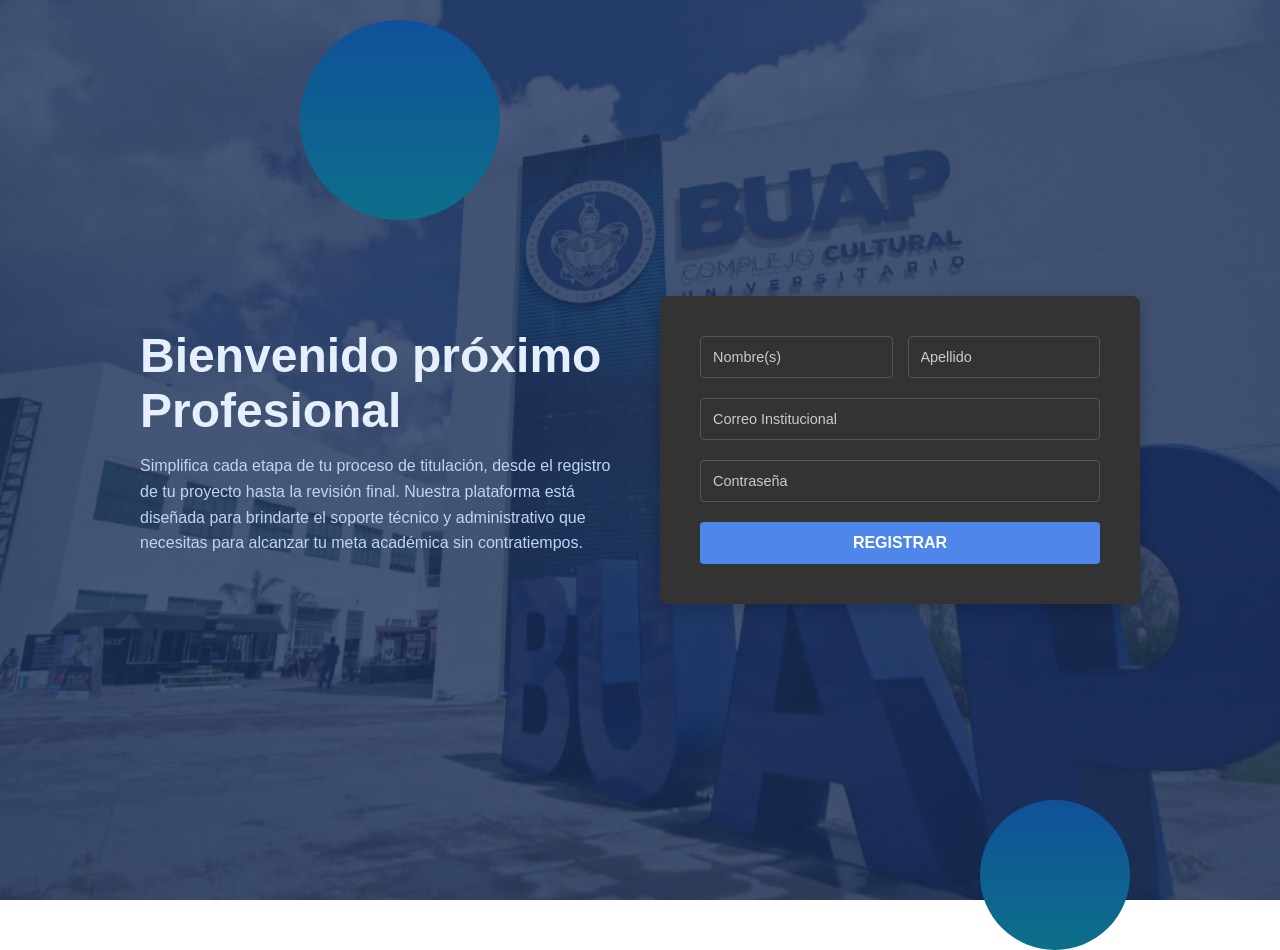
<file: Pagina proyecto/inicio_sesion.html>
<!DOCTYPE html>
<html lang="es">
<head>
    <meta charset="UTF-8">
    <meta name="viewport" content="width=device-width, initial-scale=1.0">
    <title>Página de Registro Profesional</title>
    <link rel="stylesheet" href="estilo_inicio_sesion.css">
</head>
<body>

    <div class="shape shape-top"></div>
    <div class="shape shape-bottom"></div>

    <div class="container">
        
        <div class="text-section">
            <h1>Bienvenido próximo<span class="highlight-text">Profesional</span></h1>
            <p>Simplifica cada etapa de tu proceso de titulación, desde el registro de tu proyecto hasta la revisión final. Nuestra plataforma está diseñada para brindarte el soporte técnico y administrativo que necesitas para alcanzar tu meta académica sin contratiempos.</p>
        </div>

        <div class="form-section">
            <div class="form-card">
                <form>
                    <div class="name-row input-group">
                        <input type="text" placeholder="Nombre(s)" required>
                        <input type="text" placeholder="Apellido" required>
                    </div>

                    <div class="input-group">
                        <input type="email" placeholder="Correo Institucional" required>
                    </div>


                    <div class="input-group">
                        <input type="password" placeholder="Contraseña" required>
                    </div>

                    
                    <button type="submit" class="register-btn">Registrar</button>
                </form>

            </div>
        </div>
    </div>

</body>
</html>
</file>
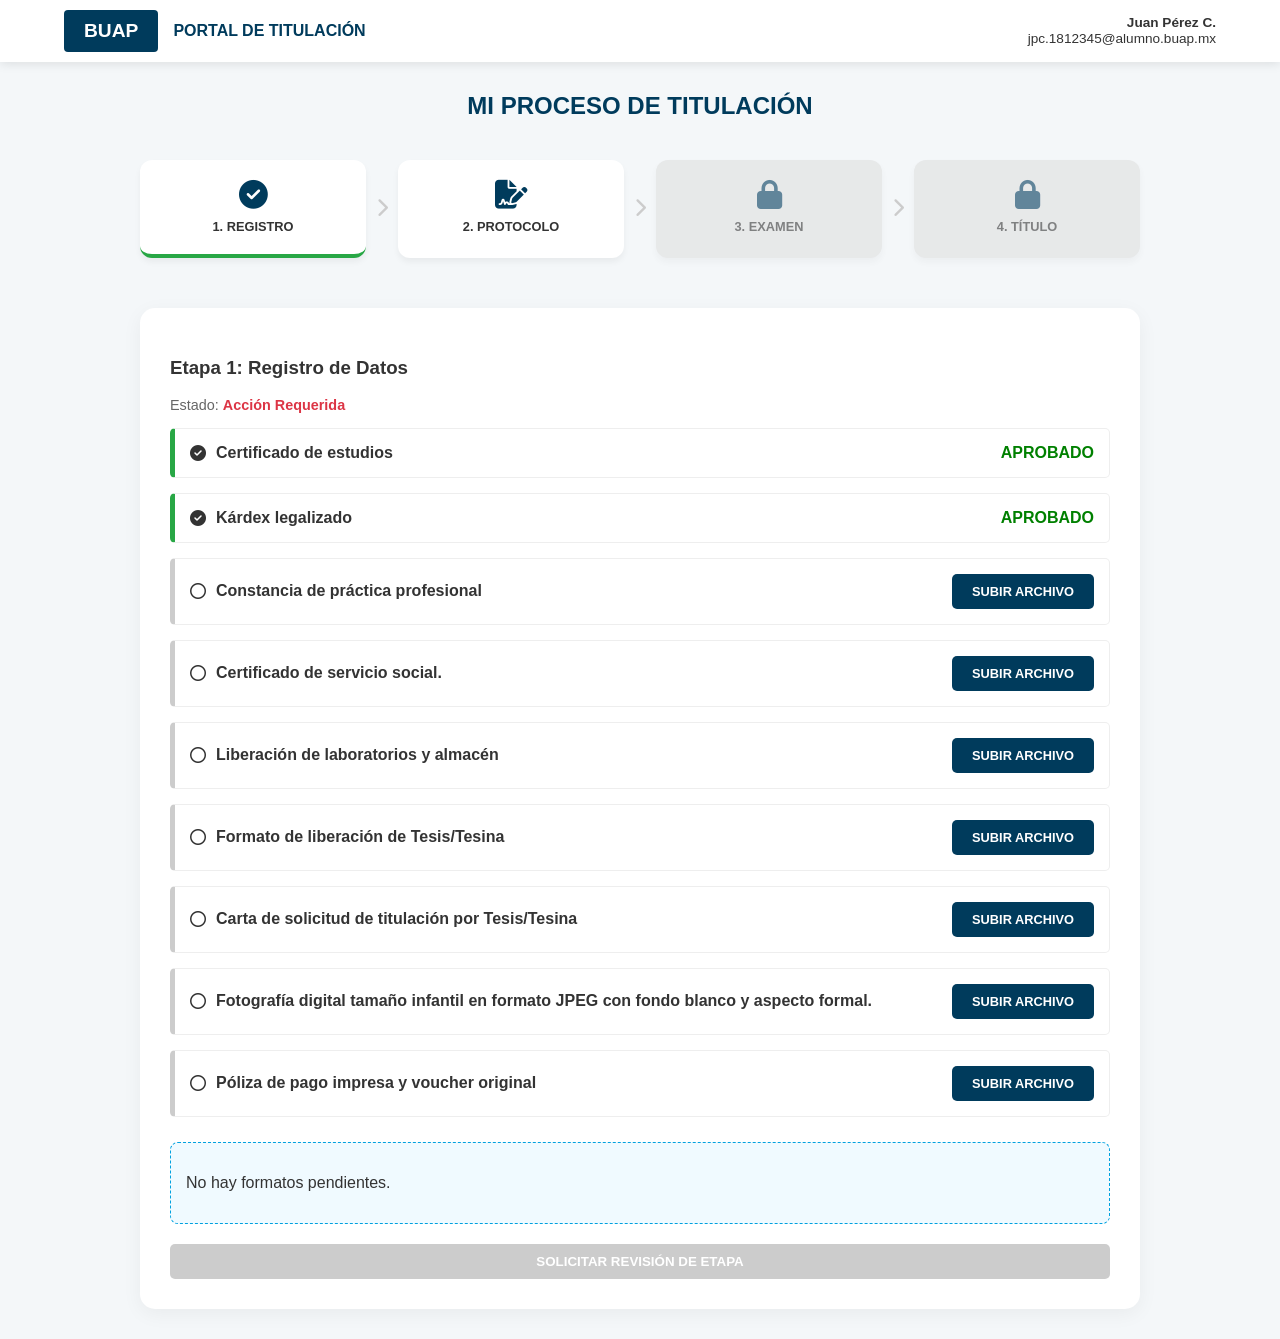
<file: Pagina proyecto/Proceso_tesis_tesina.html>
<!DOCTYPE html>
<html lang="es">
<head>
    <meta charset="UTF-8">
    <meta name="viewport" content="width=device-width, initial-scale=1.0">
    <title>Portal de Titulación BUAP</title>
    <link rel="stylesheet" href="https://cdnjs.cloudflare.com/ajax/libs/font-awesome/6.4.0/css/all.min.css">
    <link rel="stylesheet" href="estilo_Proceso_tesis_tesina.css"> </head>
<body>

    <header>
        <div style="display: flex; align-items: center;">
            <div class="logo-buap">BUAP</div>
            <div class="portal-title">PORTAL DE TITULACIÓN</div>
        </div>
        <div class="student-info">
            <strong>Juan Pérez C.</strong><br>
            <span>jpc.1812345@alumno.buap.mx</span>
        </div>
    </header>

    <div class="container">
        <h2>MI PROCESO DE TITULACIÓN</h2>

        <div class="timeline">
            <div class="step-card completed" onclick="cambiarEtapa(1)">
                <i class="fas fa-check-circle step-icon"></i>
                <div class="step-title">1. Registro</div>
            </div>
            
            <i class="fas fa-chevron-right arrow"></i>
            
            <div class="step-card active" onclick="cambiarEtapa(2)" id="paso2">
                <i class="fas fa-file-signature step-icon"></i>
                <div class="step-title">2. Protocolo</div>
            </div>
            
            <i class="fas fa-chevron-right arrow"></i>
            
            <div class="step-card locked" onclick="cambiarEtapa(3)">
                <i class="fas fa-lock step-icon"></i>
                <div class="step-title">3. Examen</div>
            </div>
            
            <i class="fas fa-chevron-right arrow"></i>
            
            <div class="step-card locked" onclick="cambiarEtapa(4)">
                <i class="fas fa-lock step-icon"></i>
                <div class="step-title">4. Título</div>
            </div>
        </div>

        <div class="step-details" id="contenedor-detalles">
            <h3 id="etapa-titulo">Etapa Actual: Aprobación de Proyecto</h3>
            <p id="etapa-estado" style="color: #666; font-size: 0.9rem;">Estado: <span style="color: var(--rejected); font-weight: bold;">Acción Requerida</span></p>

            <div class="document-list" id="lista-documentos">
                </div>

            <div class="download-box" id="caja-descarga">
                </div>

            <button class="btn btn-primary" id="btn-finalizar" disabled>SOLICITAR REVISIÓN DE ETAPA</button>
        </div>
    </div>

    <script>
        function cambiarEtapa(paso) {
            const titulo = document.getElementById('etapa-titulo');
            const lista = document.getElementById('lista-documentos');
            const descargas = document.getElementById('caja-descarga');

            if (paso === 1) {
    titulo.innerText = "Etapa 1: Registro de Datos";
    
    // Solo tienes que poner un <div> después de otro dentro de las comillas ``
    lista.innerHTML = `
        <div class="doc-item approved">
            <div class="doc-header">
                <div class="doc-name"><i class="fas fa-check-circle"></i> Certificado de estudios</div>
                <span style="color: green; font-weight: bold;">APROBADO</span>
            </div>
        </div>

        <div class="doc-item approved">
            <div class="doc-header">
                <div class="doc-name"><i class="fas fa-check-circle"></i> Kárdex legalizado</div>
                <span style="color: green; font-weight: bold;">APROBADO</span>
            </div>
        </div>

        <div class="doc-item">
            <div class="doc-header">
                <div class="doc-name"><i class="far fa-circle"></i> Constancia de práctica profesional</div>
                <button class="btn btn-upload">SUBIR ARCHIVO</button>
            </div>
        </div>

        <div class="doc-item">
            <div class="doc-header">
                <div class="doc-name"><i class="far fa-circle"></i> Certificado de servicio social.</div>
                <button class="btn btn-upload">SUBIR ARCHIVO</button>
            </div>
        </div>

        <div class="doc-item">
            <div class="doc-header">
                <div class="doc-name"><i class="far fa-circle"></i> Liberación de laboratorios y almacén</div>
                <button class="btn btn-upload">SUBIR ARCHIVO</button>
            </div>
        </div>

        <div class="doc-item">
            <div class="doc-header">
                <div class="doc-name"><i class="far fa-circle"></i> Formato de liberación de Tesis/Tesina</div>
                <button class="btn btn-upload">SUBIR ARCHIVO</button>
            </div>
        </div>

        <div class="doc-item">
            <div class="doc-header">
                <div class="doc-name"><i class="far fa-circle"></i> Carta de solicitud de titulación por Tesis/Tesina</div>
                <button class="btn btn-upload">SUBIR ARCHIVO</button>
            </div>
        </div>

        <div class="doc-item">
            <div class="doc-header">
                <div class="doc-name"><i class="far fa-circle"></i> Fotografía digital tamaño infantil en formato JPEG con fondo blanco y aspecto formal.</div>
                <button class="btn btn-upload">SUBIR ARCHIVO</button>
            </div>
        </div>

        <div class="doc-item">
            <div class="doc-header">
                <div class="doc-name"><i class="far fa-circle"></i> Póliza de pago impresa y voucher original</div>
                <button class="btn btn-upload">SUBIR ARCHIVO</button>
            </div>
        </div>

        
    `;                    
                descargas.innerHTML = '<p>No hay formatos pendientes.</p>';
            } 
            
            else if (paso === 2) {
                titulo.innerText = "Etapa 2: Aprobación de Protocolo";
                lista.innerHTML = `
                    <div class="doc-item rejected">
                        <div class="doc-header">
                            <div class="doc-name"><i class="fas fa-times-circle"></i> Protocolo de Investigación</div>
                            <button class="btn btn-upload">REEMPLAZAR</button>
                        </div>
                        <div class="admin-feedback">Comentario: Falta firma del asesor.</div>
                    </div>`;
                descargas.innerHTML = '<button class="btn"><i class="fas fa-file-pdf"></i> Descargar Formato Protocolo</button>';
            }

            else if (paso === 3) {
                titulo.innerText = "Etapa 3: Examen Profesional";
                lista.innerHTML = `<p><i class="fas fa-lock"></i> Esta etapa estará disponible cuando apruebes el protocolo.</p>`;
                descargas.innerHTML = '';
            }
            
            // Quitar clase active de todos y ponerla al seleccionado
            document.querySelectorAll('.step-card').forEach(card => card.classList.remove('active'));
            event.currentTarget.classList.add('active');
        }

        // Cargar etapa 2 por defecto al abrir
        window.onload = () => cambiarEtapa(1);
    </script>
</body>
</html>
</file>
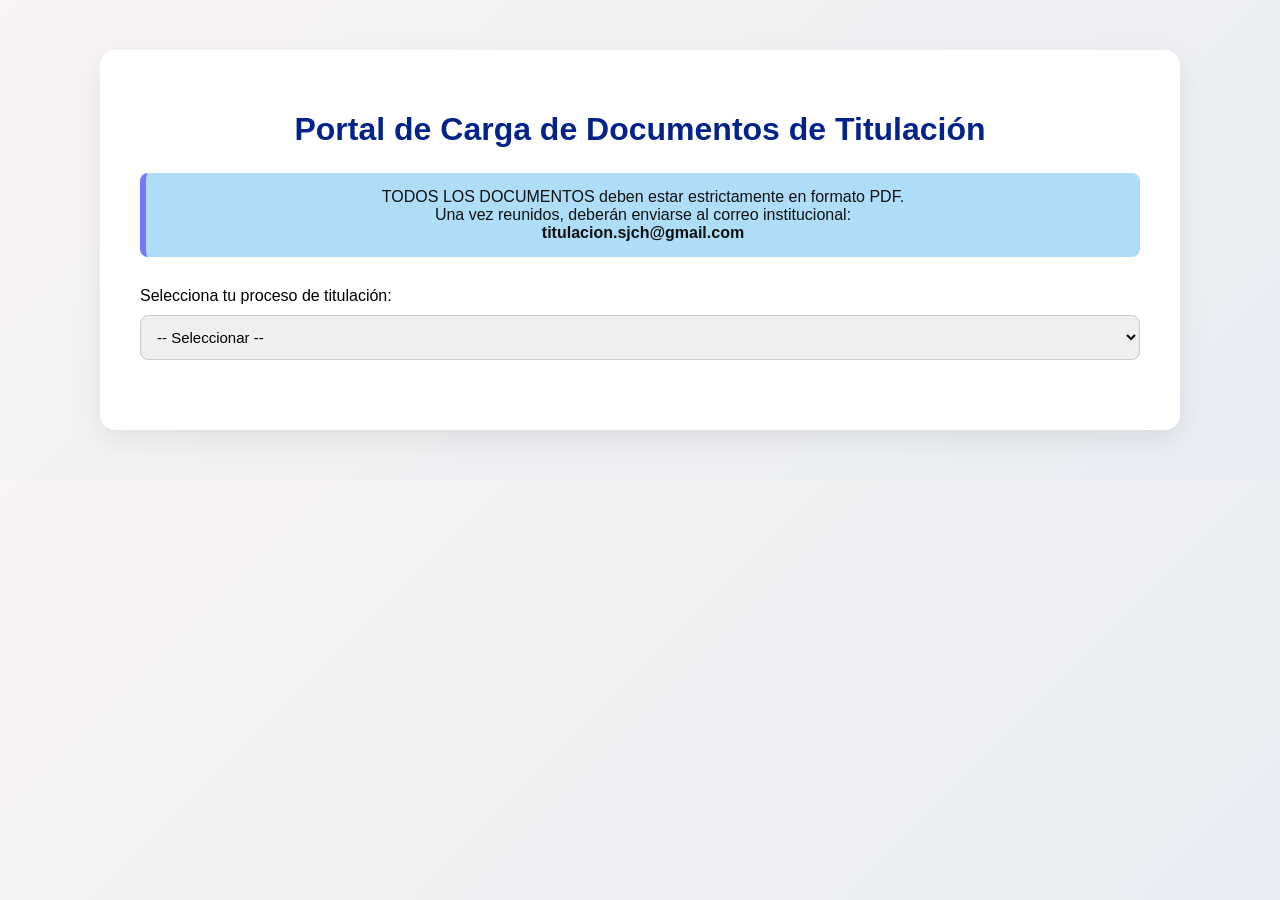
<file: proyecto/documentos.html>
<!DOCTYPE html>
<html lang="es">
<head>
<meta charset="UTF-8">
<meta name="viewport" content="width=device-width, initial-scale=1.0">
<title>Portal de Carga de Documentos</title>
<link rel="stylesheet" href="estilo_documentos.css">
</head>
<body>

<div class="contenedor">

    <h1>Portal de Carga de Documentos de Titulación</h1>

    <div class="alerta">
        TODOS LOS DOCUMENTOS deben estar estrictamente en formato PDF.<br>
        Una vez reunidos, deberán enviarse al correo institucional:<br>
        <strong>titulacion.sjch@gmail.com</strong>
    </div>

    <div class="selector">
        <label for="modalidad">Selecciona tu proceso de titulación:</label>
        <select id="modalidad">
            <option value="">-- Seleccionar --</option>
            <option value="experiencia">Experiencia Profesional</option>
            <option value="ceneval">Titulación mediante CENEVAL</option>
            <option value="automatica">Titulación Automática</option>
            <option value="maestria">Estudios de Maestría</option>
            <option value="tesis">Tesis / Tesina</option>
        </select>
    </div>

    <div id="documentosContainer" class="documentos"></div>

</div>

<script src="animacion_documento.js"></script>
</body>
</html>
</file>
<file: Pagina proyecto/estilo_inicio_sesion.css>
body {
                margin: 0;
                padding: 0;
                font-family: Arial, sans-serif;
                display: flex;
                justify-content: center;
                align-items: center;
                min-height: 100vh;
                
                /* 1. La imagen con un filtro oscuro encima */
                background: linear-gradient(rgba(26, 48, 89, 0.8), rgba(26, 48, 89, 0.8)), 
                            url('fondo_buap.jpg'); 
                
                /* 2. Ajustes para que la imagen no se repita y cubra todo */
                background-size: cover;
                background-position: center;
                background-attachment: fixed; /* Mantiene la imagen quieta al hacer scroll */
                
                position: relative;
                overflow: hidden;
        }

        /* --- FORMAS GEOMÉTRICAS DE FONDO --- */
        .shape {
            position: absolute;
            border-radius: 50%;
            background: linear-gradient(180deg, #0f5199 0%, #0d6f8a 100%); /* Degradado morado */
        }

        .shape-top {
            width: 200px;
            height: 200px;
            top: 20px;
            left: 300px;
        }

        .shape-bottom {
            width: 150px;
            height: 150px;
            bottom: -50px;
            right: 150px;
        }

        /* --- CONTENEDOR PRINCIPAL (EL BLOQUE ENTERO) --- */
        .container {
            width: 80%; /* Ancho responsivo */
            max-width: 1000px; /* Ancho máximo para pantallas grandes */
            display: flex; /* Flexbox para crear las dos columnas */
            gap: 20px;
            position: relative;
            z-index: 10; /* Asegura que esté sobre las formas de fondo */
        }

        /* --- COLUMNA IZQUIERDA (EL TEXTO) --- */
        .text-section {
            flex: 1; /* Ocupa el 50% del espacio */
            color: #E6EFFF; /* Color de texto azul pálido */
            display: flex;
            flex-direction: column;
            justify-content: center;
        }

        .text-section h1 {
            font-size: 3rem;
            margin: 0;
            font-weight: 800;
        }

        .text-section .highlight-text {
            display: block; /* Para forzar la segunda línea */
        }

        .text-section p {
            font-size: 1rem;
            line-height: 1.6;
            margin-top: 15px;
            color: #C1D4F1; /* Color de texto más tenue */
        }

        /* --- COLUMNA DERECHA (EL FORMULARIO) --- */
        .form-section {
            flex: 1; /* Ocupa el 50% del espacio */
            display: flex;
            justify-content: flex-end; /* Alinea el formulario a la derecha */
        }

        .form-card {
            background-color: #333333; /* Fondo gris oscuro del formulario */
            padding: 40px;
            border-radius: 8px;
            width: 100%;
            max-width: 400px; /* Ancho máximo del formulario */
            box-shadow: 0 4px 15px rgba(0, 0, 0, 0.2);
            position: relative; /* Para elementos absolutos dentro, si los hay */
        }

        /* --- ESTILOS DE LOS CAMPOS DE ENTRADA (INPUTS) --- */
        .input-group {
            margin-bottom: 20px;
            position: relative;
        }

        input[type="text"],
        input[type="email"],
        input[type="password"] {
            width: 100%;
            padding: 12px;
            background-color: transparent; /* Fondo transparente */
            border: 1px solid #555555; /* Borde gris sutil */
            border-radius: 4px;
            color: #FFFFFF; /* Texto blanco al escribir */
            box-sizing: border-box; /* Asegura que padding no sume al ancho */
            font-size: 0.9rem;
        }

        /* Placeholder con color claro */
        input::placeholder {
            color: #CCCCCC;
        }

        /* Agrupamiento para Nombre y Apellido */
        .name-row {
            display: flex;
            gap: 15px;
        }

        /* --- CHECKBOX Y TEXTO --- */
        .checkbox-group {
            display: flex;
            align-items: center;
            color: #CCCCCC;
            font-size: 0.9rem;
            margin-bottom: 25px;
        }

        .checkbox-group input[type="checkbox"] {
            appearance: none; /* Elimina estilo por defecto */
            width: 18px;
            height: 18px;
            border: 2px solid #4F86EA; /* Borde azul */
            border-radius: 4px;
            margin-right: 10px;
            cursor: pointer;
            position: relative;
        }

        /* Estilo para el checkbox marcado (con el tick) */
        .checkbox-group input[type="checkbox"]:checked {
            background-color: #4F86EA;
        }

        .checkbox-group input[type="checkbox"]:checked::after {
            content: "\f00c"; /* Código de Font Awesome para el tick */
            font-family: "Font Awesome 6 Free";
            font-weight: 900;
            color: white;
            position: absolute;
            top: -1px;
            left: 2px;
            font-size: 12px;
        }

        /* --- BOTÓN DE REGISTRO --- */
        .register-btn {
            width: 100%;
            padding: 12px;
            background-color: #4F86EA; /* Color azul del botón */
            border: none;
            border-radius: 4px;
            color: white;
            font-weight: bold;
            font-size: 1rem;
            text-transform: uppercase;
            cursor: pointer;
            transition: background-color 0.3s ease;
        }

        .register-btn:hover {
            background-color: #3B6BB8; /* Color azul más oscuro al pasar el ratón */
        }

        /* --- SECCIÓN SOCIAL --- */
        .social-signup {
            text-align: center;
            margin-top: 25px;
            color: #CCCCCC;
            font-size: 0.9rem;
        }

        .social-icons {
            margin-top: 15px;
            display: flex;
            justify-content: center;
            gap: 20px;
        }

        /* Estilos de los iconos individuales (con efecto hover) */
        .social-icons a {
            color: #CCCCCC;
            font-size: 1.1rem;
            text-decoration: none;
            transition: color 0.3s ease, transform 0.2s ease;
            display: flex;
            align-items: center;
            justify-content: center;
        }

        .social-icons a:hover {
            color: #FFFFFF; /* Más claro al pasar el ratón */
            transform: translateY(-2px); /* Pequeña animación */
        }

        /* Estilo específico para los iconos en la imagen (pueden ser textos o Font Awesome) */
        .raw-icons {
            display: flex;
            justify-content: center;
            gap: 15px;
            color: #CCCCCC;
            font-family: Arial, sans-serif;
            margin-top: 10px;
        }

        /* Media Query para responsividad en móviles */
        @media (max-width: 768px) {
            .container {
                flex-direction: column; /* Cambia a columna en móviles */
                width: 90%;
            }
            .form-section {
                justify-content: center; /* Centra el formulario */
            }
            .text-section h1 {
                font-size: 2.2rem;
            }
        }
</file>
<file: Pagina proyecto/estilo_Proceso_tesis_tesina.css>
:root {
            --buap-dark: #003b5c;
            --buap-light: #00a1df;
            --success: #28a745;
            --pending: #6c757d;
            --rejected: #dc3545;
            --bg-color: #f4f7f9;
        }

        body {
            font-family: 'Segoe UI', Tahoma, Geneva, Verdana, sans-serif;
            margin: 0;
            background-color: var(--bg-color);
            color: #333;
        }

        /* --- HEADER --- */
        header {
            display: flex;
            justify-content: space-between;
            align-items: center;
            background: white;
            padding: 10px 5%;
            box-shadow: 0 2px 10px rgba(0,0,0,0.1);
        }
        .logo-buap {
            background-color: var(--buap-dark);
            color: white;
            padding: 10px 20px;
            font-weight: bold;
            font-size: 1.2rem;
            border-radius: 4px;
        }
        .portal-title {
            margin-left: 15px;
            font-weight: bold;
            color: var(--buap-dark);
        }
        .student-info {
            text-align: right;
            font-size: 0.85rem;
            line-height: 1.2;
        }

        /* --- CONTENEDOR PRINCIPAL --- */
        .container {
            max-width: 1000px;
            margin: 30px auto;
            padding: 0 20px;
        }
        h2 {
            text-align: center;
            color: var(--buap-dark);
            margin-bottom: 40px;
        }

        /* --- TIMELINE --- */
        .timeline {
            display: flex;
            justify-content: space-between;
            align-items: center;
            margin-bottom: 50px;
            gap: 10px;
        }
        .step-card {
            background: white;
            padding: 20px;
            border-radius: 12px;
            flex: 1;
            text-align: center;
            box-shadow: 0 4px 6px rgba(0,0,0,0.05);
            border-bottom: 4px solid transparent;
        }
        .step-card.completed { border-bottom-color: var(--success); }
        .step-card.active { 
            border-bottom-color: var(--buap-light); 
            transform: scale(1.05);
            box-shadow: 0 8px 15px rgba(0,0,0,0.1);
        }
        .step-card.locked { 
            background: #e0e0e0; 
            opacity: 0.6; 
            cursor: not-allowed;
        }
        .step-icon { font-size: 1.8rem; margin-bottom: 10px; color: var(--buap-dark); }
        .step-card.active .step-icon { color: var(--buap-light); }
        .step-title { font-size: 0.8rem; font-weight: bold; text-transform: uppercase; }
        .arrow { color: #ccc; font-size: 1.2rem; }

        /* --- DETALLES Y DOCUMENTOS --- */
        .step-details {
            background: white;
            padding: 30px;
            border-radius: 15px;
            box-shadow: 0 5px 20px rgba(0,0,0,0.05);
        }
        .doc-item {
            border: 1px solid #eee;
            border-left: 5px solid #ccc;
            padding: 15px;
            margin-bottom: 15px;
            border-radius: 5px;
        }
        .doc-item.approved { border-left-color: var(--success); }
        .doc-item.rejected { border-left-color: var(--rejected); }
        
        .doc-header {
            display: flex;
            justify-content: space-between;
            align-items: center;
        }
        .doc-name { font-weight: 600; display: flex; align-items: center; gap: 10px; }
        .admin-feedback {
            background: #fff5f5;
            color: #b71c1c;
            padding: 10px;
            margin-top: 10px;
            border-radius: 4px;
            font-size: 0.9rem;
            border: 1px solid #ffcdd2;
        }

        /* --- BOTONES --- */
        .btn {
            padding: 10px 20px;
            border-radius: 5px;
            border: none;
            cursor: pointer;
            font-weight: bold;
            transition: 0.3s;
        }
        .btn-primary { background: var(--buap-light); color: white; width: 100%; margin-top: 20px; }
        .btn-primary:disabled { background: #ccc; cursor: not-allowed; }
        .btn-upload { background: var(--buap-dark); color: white; font-size: 0.8rem; }
        .download-box {
            background: #f0faff;
            padding: 15px;
            border-radius: 8px;
            margin-top: 25px;
            border: 1px dashed var(--buap-light);
        }

        /* RESPONSIVO */
        @media (max-width: 768px) {
            .timeline { flex-direction: column; align-items: stretch; }
            .arrow { display: none; }
            header { flex-direction: column; text-align: center; }
            .student-info { text-align: center; margin-top: 10px; }
            .doc-header { flex-direction: column; align-items: flex-start; gap: 10px; }
        }
</file>
<file: proyecto/estilo_documentos.css>
body{
    margin:0;
    font-family: 'Segoe UI', sans-serif;
    background: linear-gradient(135deg, #f9f4f4, #e8edf3); /* color degradado del fondo princip */
}

.contenedor{
    width:90%;
    max-width:1000px;
    margin:50px auto;
    background:white;
    padding:40px;
    border-radius:15px;
    box-shadow:0 10px 30px rgba(0,0,0,0.08);
}

h1{
    text-align:center;
    color:#04238a; /* color titulo */
    margin-bottom:25px;
}

.alerta{
    background:#adddf8;
    color:#111111; /* collr de las letras deentro del cuadro */
    padding:15px;
    border-left:6px solid #7577ff; /* color del recuado de las letras*/
    border-radius:8px;
    margin-bottom:30px;
    text-align:center;
    font-weight:500;
}

.selector{
    margin-bottom:30px;
}

select{
    width:100%;
    padding:12px;
    border-radius:8px;
    border:1px solid #ccc; /* color del contorno de seleccionar elproceso  */
    font-size:15px;
    margin-top:10px;
}

.documentos{
    margin-top:20px;
}

.documento-card{
    background:#f9f9f9;
    padding:18px;
    margin-bottom:15px;
    border-radius:10px;
    border:1px solid #e0e0e0;
    transition:0.3s;
}

.documento-card:hover{
    transform:translateY(-3px);
    box-shadow:0 5px 15px rgba(0,0,0,0.08);
}

.documento-card h3{
    margin:0 0 5px 0;
    font-size:16px;
    color:#333;
}

.documento-card small{
    color:#777;
    display:block;
    margin-bottom:10px;
}

input[type="file"]{
    width:100%;
}

.fade-in{
    animation:fadeIn 0.4s ease-in-out;
}

@keyframes fadeIn{
    from{opacity:0; transform:translateY(10px);}
    to{opacity:1; transform:translateY(0);}
}
</file>
